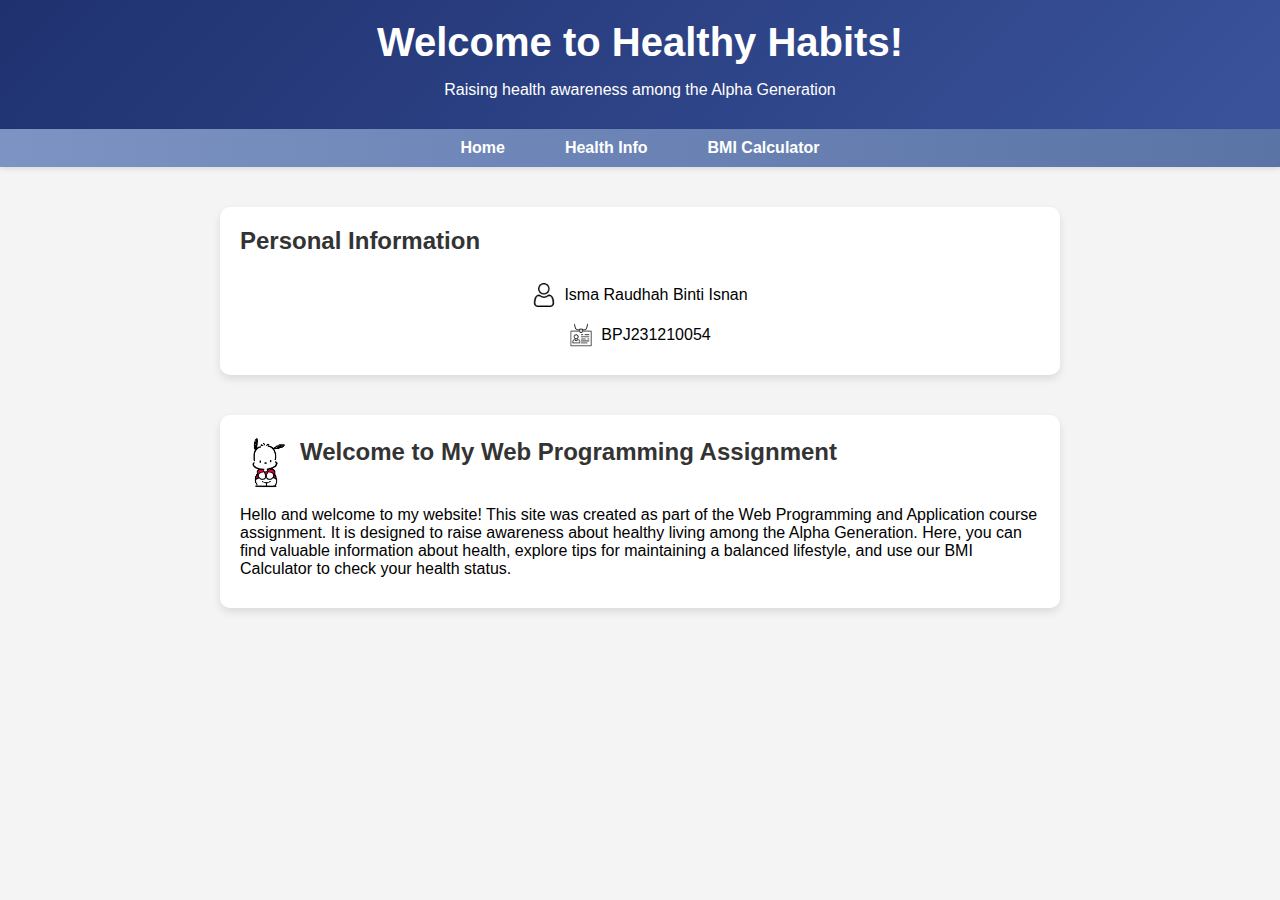
<file: index.html>
<!DOCTYPE html>
<html lang="en">
<head>
    <meta charset="UTF-8">
    <meta name="viewport" content="width=device-width, initial-scale=1.0">
    <title>Healthy Habits</title>
    <link rel="icon" type="weight-icon" href="weight.png">
    <link rel="stylesheet" href="style.css">
</head>
<body>
    <header>
        <h1>Welcome to Healthy Habits!</h1>
        <p>Raising health awareness among the Alpha Generation</p>
    </header>
    
    <nav>
        <ul class="nav-links">
            <li><a href="index.html">Home</a></li>
            <li><a href="secondpage.html">Health Info</a></li>
            <li><a href="BMI.html">BMI Calculator</a></li>
        </ul>
    </nav>
    <main>
        <section class="personal-info-section">
            <h2>Personal Information</h2>
            <div class="personal-info-content">
            <div class="info-item">
            <img src="name.png" alt="Name Icon" class="name-icon">
            <span class="name-text">Isma Raudhah Binti Isnan</span> <br>
        </div>
        <div class="info-item">
            <img src="id.png" alt="id Icon" class="name-icon">
            <span class="id-text">BPJ231210054</span>
        </div>
    </div>
        </section>
        <section>
            <div class="mental-health-container">
                <img src="test.gif" alt="Mental Health Icon" class="mental-health-icon">
            <h2>Welcome to My Web Programming Assignment</h2>
            </div>
            <p>
                Hello and welcome to my website! This site was created as part of the Web Programming and Application course assignment. 
                It is designed to raise awareness about healthy living among the Alpha Generation. 
                Here, you can find valuable information about health, explore tips for maintaining a balanced lifestyle, and use our BMI Calculator to check your health status.
            </p>
        </section>

    </main>

    <script src="script.js"></script>
</body>
</html>
</file>
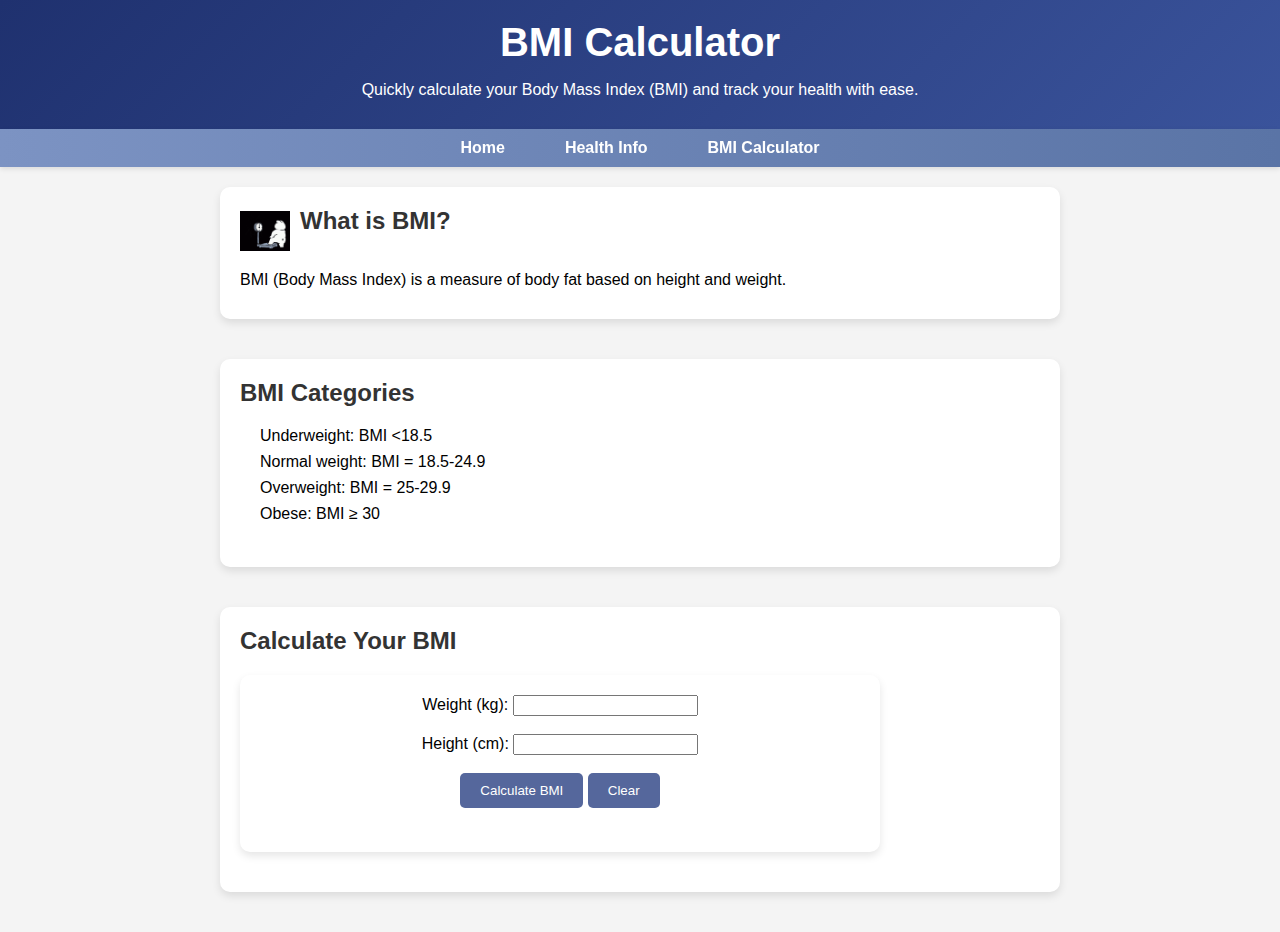
<file: BMI.html>
<!DOCTYPE html>
<html lang="en">
<head>
    <meta charset="UTF-8">
    <meta name="viewport" content="width=device-width, initial-scale=1.0">
    <title>BMI Calculator</title>
    <link rel="stylesheet" href="style.css">
    <link href="https://fonts.googleapis.com/css?family=Roboto|Open+Sans&display=swap" rel="stylesheet">
    <link rel="stylesheet" href="https://cdnjs.cloudflare.com/ajax/libs/font-awesome/6.0.0-beta3/css/all.min.css">
</head>
<body>

    <header>
        <h1>BMI Calculator</h1>
		<p>Quickly calculate your Body Mass Index (BMI) and track your health with ease.</p>
    </header>
	<nav>
    <ul class="nav-links">
        <li><a href="index.html">Home</a></li>
        <li><a href="secondpage.html">Health Info</a></li>
        <li><a href="BMI.html">BMI Calculator</a></li>
        
    </ul>
</nav>
    <main>
        <section>
            <div class="mental-health-container">
                <img src="weight.gif" alt="Mental Health Icon" class="mental-health-icon">
            <h2>What is BMI?</h2>
            </div>
            <p>BMI (Body Mass Index) is a measure of body fat based on height and weight.</p>
        </section>
        <section>
            <h2>BMI Categories</h2>
            <ul>
                <li>Underweight: BMI <18.5</li>
                <li>Normal weight: BMI = 18.5-24.9</li>
                <li>Overweight: BMI = 25-29.9</li>
                <li>Obese: BMI ≥ 30</li>
            </ul>
        </section>
        <section>
            <h2>Calculate Your BMI</h2>
            <form class="bmi-form">
                <label for="weight">Weight (kg):</label>
                <input type="number" id="weight" required>
                <br><br>
                <label for="height">Height (cm):</label>
                <input type="number" id="height" required>
                <br><br>
                <button id="calculate-bmi" type="submit">Calculate BMI</button>
                <button type="button" id="clear-bmi">Clear</button>
                <p id="bmi-result"></p>
                <p id="bmi-warning"></p>
                <div id="scale-container"></div>
            </form>
        </section>
    </main>
    <script src="script.js"></script>
</body>
</html>
</file>
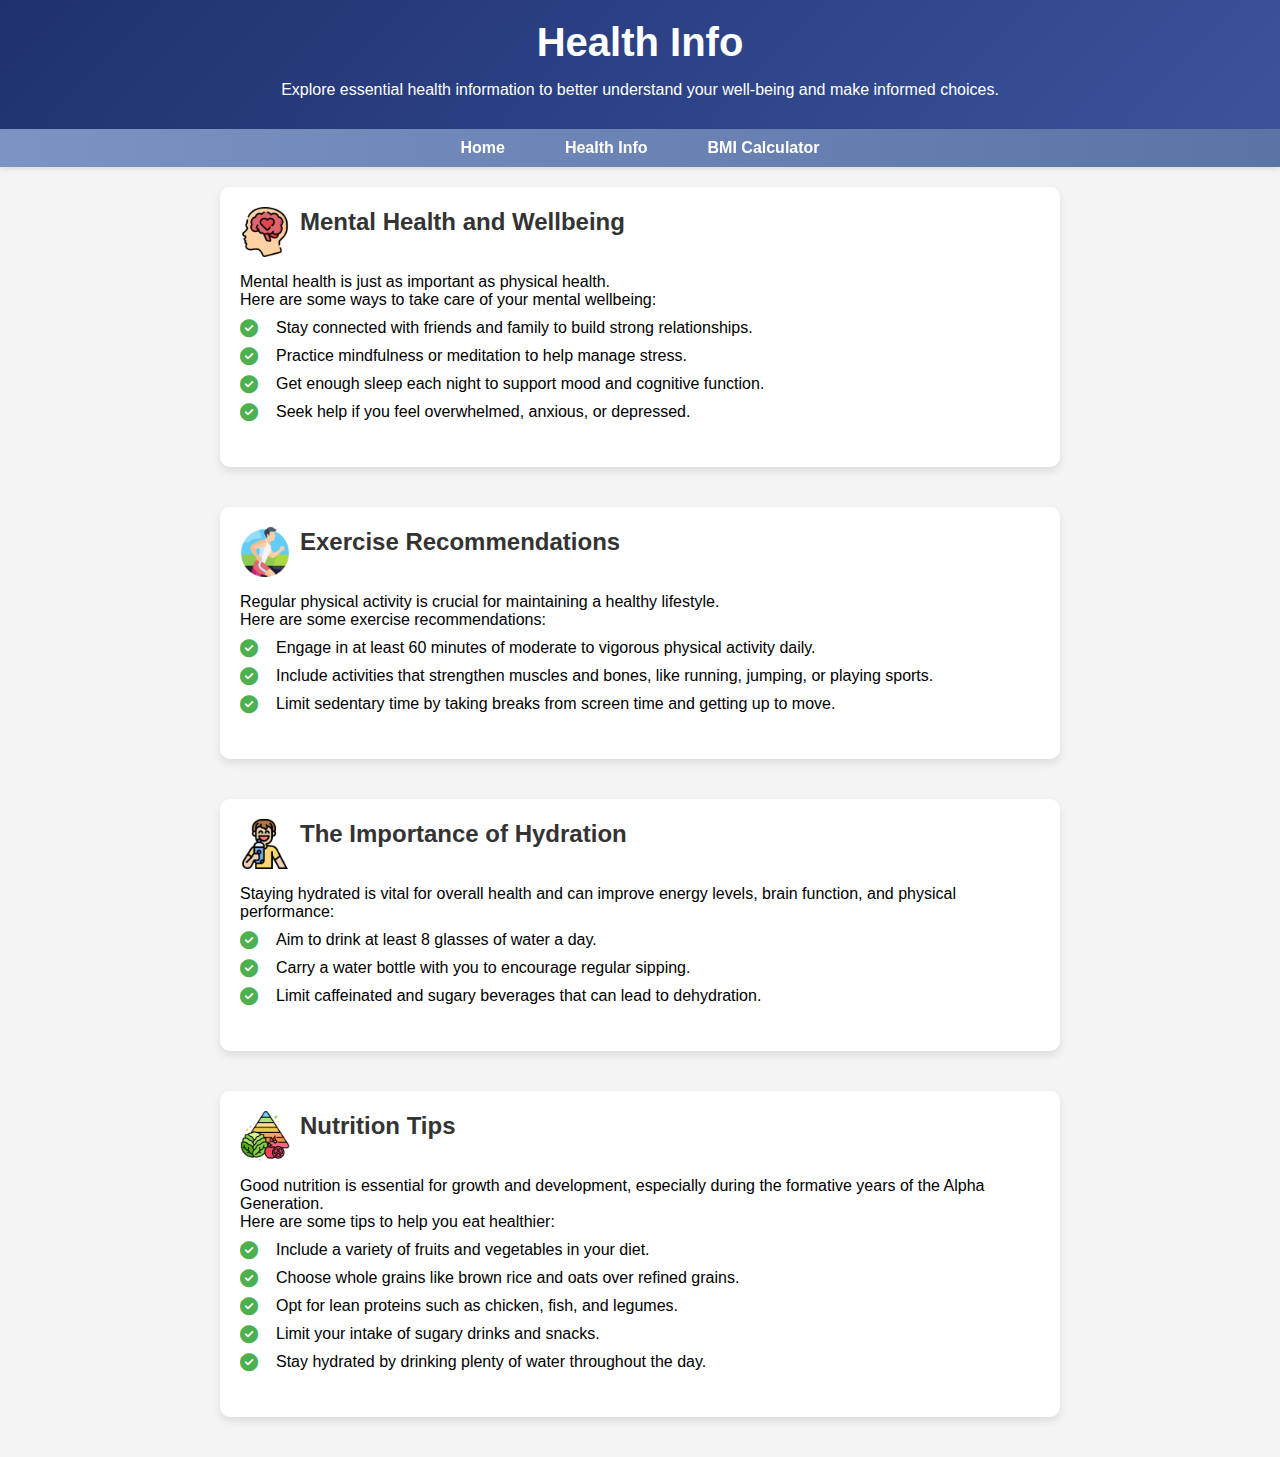
<file: secondpage.html>
<!DOCTYPE html>
<html lang="en">
<head>
    <meta charset="UTF-8">
    <meta name="viewport" content="width=device-width, initial-scale=1.0">
    <title>Health Info</title>
    <link rel="stylesheet" href="style.css">    
    <link rel="stylesheet" href="https://cdnjs.cloudflare.com/ajax/libs/font-awesome/6.0.0-beta3/css/all.min.css">
</head>
<body>

    <header>
        <h1>Health Info</h1>
		<p>Explore essential health information to better understand your well-being and make informed choices.</p>
    </header>
	<nav>
    <ul class="nav-links">
        <li><a href="index.html">Home</a></li>
        <li><a href="secondpage.html">Health Info</a></li>
        <li><a href="BMI.html">BMI Calculator</a></li>
    </ul>
</nav>
    <main>
	
		<section>
            <div class="mental-health-container">
                <img src="mental-health.png" alt="Mental Health Icon" class="mental-health-icon">
            <h2>Mental Health and Wellbeing</h2>
        </div>
            <p>Mental health is just as important as physical health. <br> Here are some ways to take care of your mental wellbeing:</p>
            <ul class="custom-points">
                <li><span class="fa fa-check-circle"></span>Stay connected with friends and family to build strong relationships.</li>
                <li><span class="fa fa-check-circle"></span>Practice mindfulness or meditation to help manage stress.</li>
                <li><span class="fa fa-check-circle"></span>Get enough sleep each night to support mood and cognitive function.</li>
                <li><span class="fa fa-check-circle"></span>Seek help if you feel overwhelmed, anxious, or depressed.</li>
            </ul>
        </section>
		
		<section>
            <div class="mental-health-container">
                <img src="running.png" alt="Mental Health Icon" class="mental-health-icon">
            <h2>Exercise Recommendations</h2>
            </div>
            <p>Regular physical activity is crucial for maintaining a healthy lifestyle. <br> Here are some exercise recommendations:</p>
            <ul class="custom-points">
                <li><span class="fa fa-check-circle"></span>Engage in at least 60 minutes of moderate to vigorous physical activity daily.</li>
                <li><span class="fa fa-check-circle"></span>Include activities that strengthen muscles and bones, like running, jumping, or playing sports.</li>
                <li><span class="fa fa-check-circle"></span>Limit sedentary time by taking breaks from screen time and getting up to move.</li>
            </ul>
        </section>
		
		<section>
            <div class="mental-health-container">
                <img src="hydration.png" alt="Mental Health Icon" class="mental-health-icon">
            <h2>The Importance of Hydration</h2>
        </div>
            <p>Staying hydrated is vital for overall health and can improve energy levels, brain function, and physical performance:</p>
            <ul class="custom-points">
                <li><span class="fa fa-check-circle"></span>Aim to drink at least 8 glasses of water a day.</li>
                <li><span class="fa fa-check-circle"></span>Carry a water bottle with you to encourage regular sipping.</li>
                <li><span class="fa fa-check-circle"></span>Limit caffeinated and sugary beverages that can lead to dehydration.</li>
            </ul>
        </section>
		
        <section>
            <div class="mental-health-container">
                <img src="nutrition.png" alt="Mental Health Icon" class="mental-health-icon">
            <h2>Nutrition Tips</h2>
            </div>
            <p>Good nutrition is essential for growth and development, especially during the formative years of the Alpha Generation. <br> Here are some tips to help you eat healthier:</p>
            <ul class="custom-points">
                <li><span class="fa fa-check-circle"></span>Include a variety of fruits and vegetables in your diet.</li>
                <li><span class="fa fa-check-circle"></span>Choose whole grains like brown rice and oats over refined grains.</li>
                <li><span class="fa fa-check-circle"></span>Opt for lean proteins such as chicken, fish, and legumes.</li>
                <li><span class="fa fa-check-circle"></span>Limit your intake of sugary drinks and snacks.</li>
                <li><span class="fa fa-check-circle"></span>Stay hydrated by drinking plenty of water throughout the day.</li>
            </ul>
        </section>
    </main>
    <script src="script.js"></script>
</body>
</html>
</file>
<file: style.css>
body {
  font-family: 'Arial', sans-serif;
  margin: 0;
  padding: 0;
  background-color: #f4f4f4;
  scroll-behavior: smooth;
}

header {
  background: linear-gradient(135deg, #1f316f, #3a539b);
  color: #fff;
  padding: 20px 0;
  text-align: center;
  box-shadow: 0 4px 8px rgba(0, 0, 0, 0.2);
  width: 100%;
  box-sizing: border-box;
}

header h1 {
  margin: 0;
  font-size: 2.5rem;
  transition: transform 0.3s;
}

header h1:hover {
  transform: scale(1.05);
}

main {
  display: flex;
  flex-direction: column;
  align-items: center;
  padding: 20px;
  gap: 20px;
}

section {
  background-color: #fff;
  padding: 20px;
  margin-bottom: 20px;
  border-radius: 10px;
  box-shadow: 0 4px 8px rgba(0, 0, 0, 0.1);
  width: 90%;
  max-width: 800px;
  transition: transform 0.3s ease, box-shadow 0.3s ease;
}

section:hover {
  transform: translateY(-5px);
  box-shadow: 0 8px 16px rgba(0, 0, 0, 0.2);
}

.info-card {
  background-color: #fff;
  padding: 20px;
  margin: 15px 0;
  border-radius: 10px;
  box-shadow: 0 2px 5px rgba(0, 0, 0, 0.1);
}

.name-icon{
  width: 24px;                 
  height: 24px;                
  margin-right: 8px; 
}

.name-text {
  font-size: 16px;             
  color: #000;                 
}

p {
  margin-bottom: 10px;
}

h2 {
  margin-top: 0;
  color: #333;
  display: flex;
  align-items: center;
  gap: 10px;
  font-size: 1.5em;
}

ul {
  list-style-type: none;
  margin-top: 0;
  padding-left: 20px;
  overflow: hidden;
}

li {
  margin-bottom: 8px;
  display: flex;
  align-items: center;
  gap: 8px;
}

a {
  text-decoration: none;
  color: #337ab7;
  transition: color 0.3s ease;
}

a:hover {
  color: #23527c;
}

button {
  background-color: #55679C;
  color: #ffffff;
  padding: 10px 20px;
  border: none;
  border-radius: 5px;
  cursor: pointer;
  transition: background-color 0.3s ease, transform 0.3s ease;
}

button:hover {
  background-color: #000000;
  transform: scale(1.05);
}

#bmi-result {
  font-size: 24px;
  font-weight: bold;
  margin-bottom: 20px;
  color: #333;
}

nav {
  background: linear-gradient(90deg, #7C93C3, #5a74a6);
  padding: 10px 0;
  position: sticky;
  top: 0;
  z-index: 1000;
  box-shadow: 0 2px 5px rgba(0, 0, 0, 0.1);
}

.nav-links {
  list-style: none;
  display: flex;
  justify-content: center;
  padding: 0;
  margin: 0;
}

.nav-links li {
  margin: 0 15px;
}

.nav-links a {
  text-decoration: none;
  color: white;
  font-weight: bold;
  transition: color 0.3s ease, background 0.3s ease;
  padding: 0px 15px;
  border-radius: 5px;
}

.nav-links a:hover {
  color: #000000;
  background: rgba(255, 255, 255, 0.3);
}

.bmi-form-container {
  display: flex;
  justify-content: center; /* Centers horizontally */
  align-items: center; /* Centers vertically */
  height: 100vh; /* Full viewport height */
  background-color: #f4f4f4; /* Background color */
  box-shadow: 0 4px 8px rgba(0, 0, 0, 0.1);
}

.bmi-form {
  padding: 20px;
  margin-bottom: 20px;
  text-align: center;
  width: 90%;
  max-width: 600px;
  background-color: #fff;
  border-radius: 10px;
  box-shadow: 0 4px 8px rgba(0, 0, 0, 0.1);
}

.custom-points {
  list-style: none;
  padding: 0;
}

.custom-points li {
  display: flex;
  align-items: center;
  margin-bottom: 10px;
  font-size: 16px;
}

.custom-points li span {
  color: #4CAF50; 
  margin-right: 10px;
  font-size: 18px;
}

.bmi-icon {
  display: inline-block;
  width: 10px; 
  height: 10px;
  border-radius: 50%; 
  margin-right: 8px; 
}

.bmi-underweight .bmi-icon {
  background-color: #4a90e2; 
}

.bmi-normal .bmi-icon {
  background-color: #28a745; /* Green */
}

.bmi-overweight .bmi-icon {
  background-color: #ffc107; /* Yellow */
}

.bmi-obese .bmi-icon {
  background-color: #dc3545; /* Red */
}

.personal-info-section {
  margin: 20px;
}

.personal-info-content {
  display: flex;
  flex-direction: column; /* Arrange items vertically */
  align-items: center; /* Center items horizontally */
  justify-content: center;
}

.info-item {
  display: flex;
  align-items: center;
  justify-content: center;
  margin: 8px 0; 
}

.name-icon,
.id-icon {
  margin-right: 8px; 
}

.name-text,
.id-text {
  text-align: left; 
}

.image-container {
  text-align: center; /
}

.center-image {
  max-width: 500%; 
  height: 300px;   
  display: inline-block; 
  object-fit: cover; 
}

.mental-health-container {
  display: flex;                
  align-items: center;          
  margin-bottom: 15px;          
}

.mental-health-icon {
  width: 50px;                 
  height: auto;                 
  margin-right: 10px;           
}
</file>
